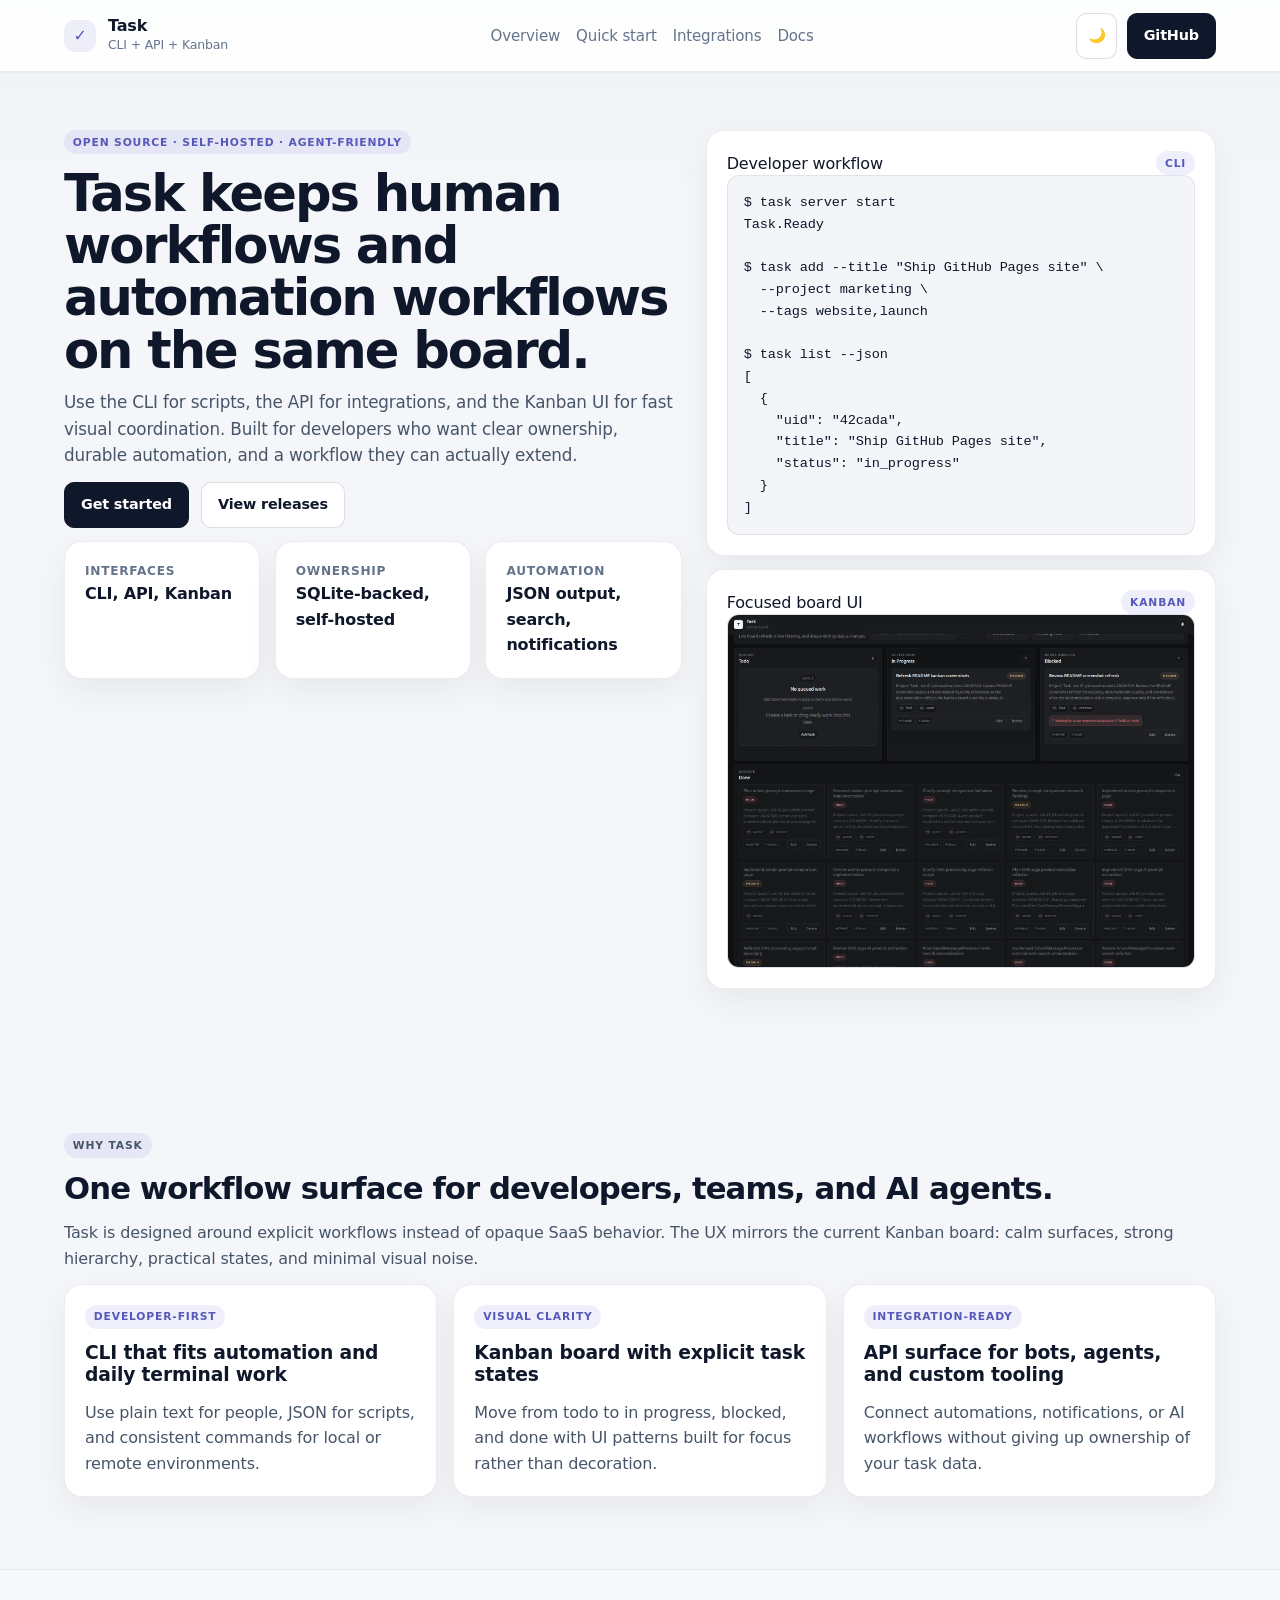
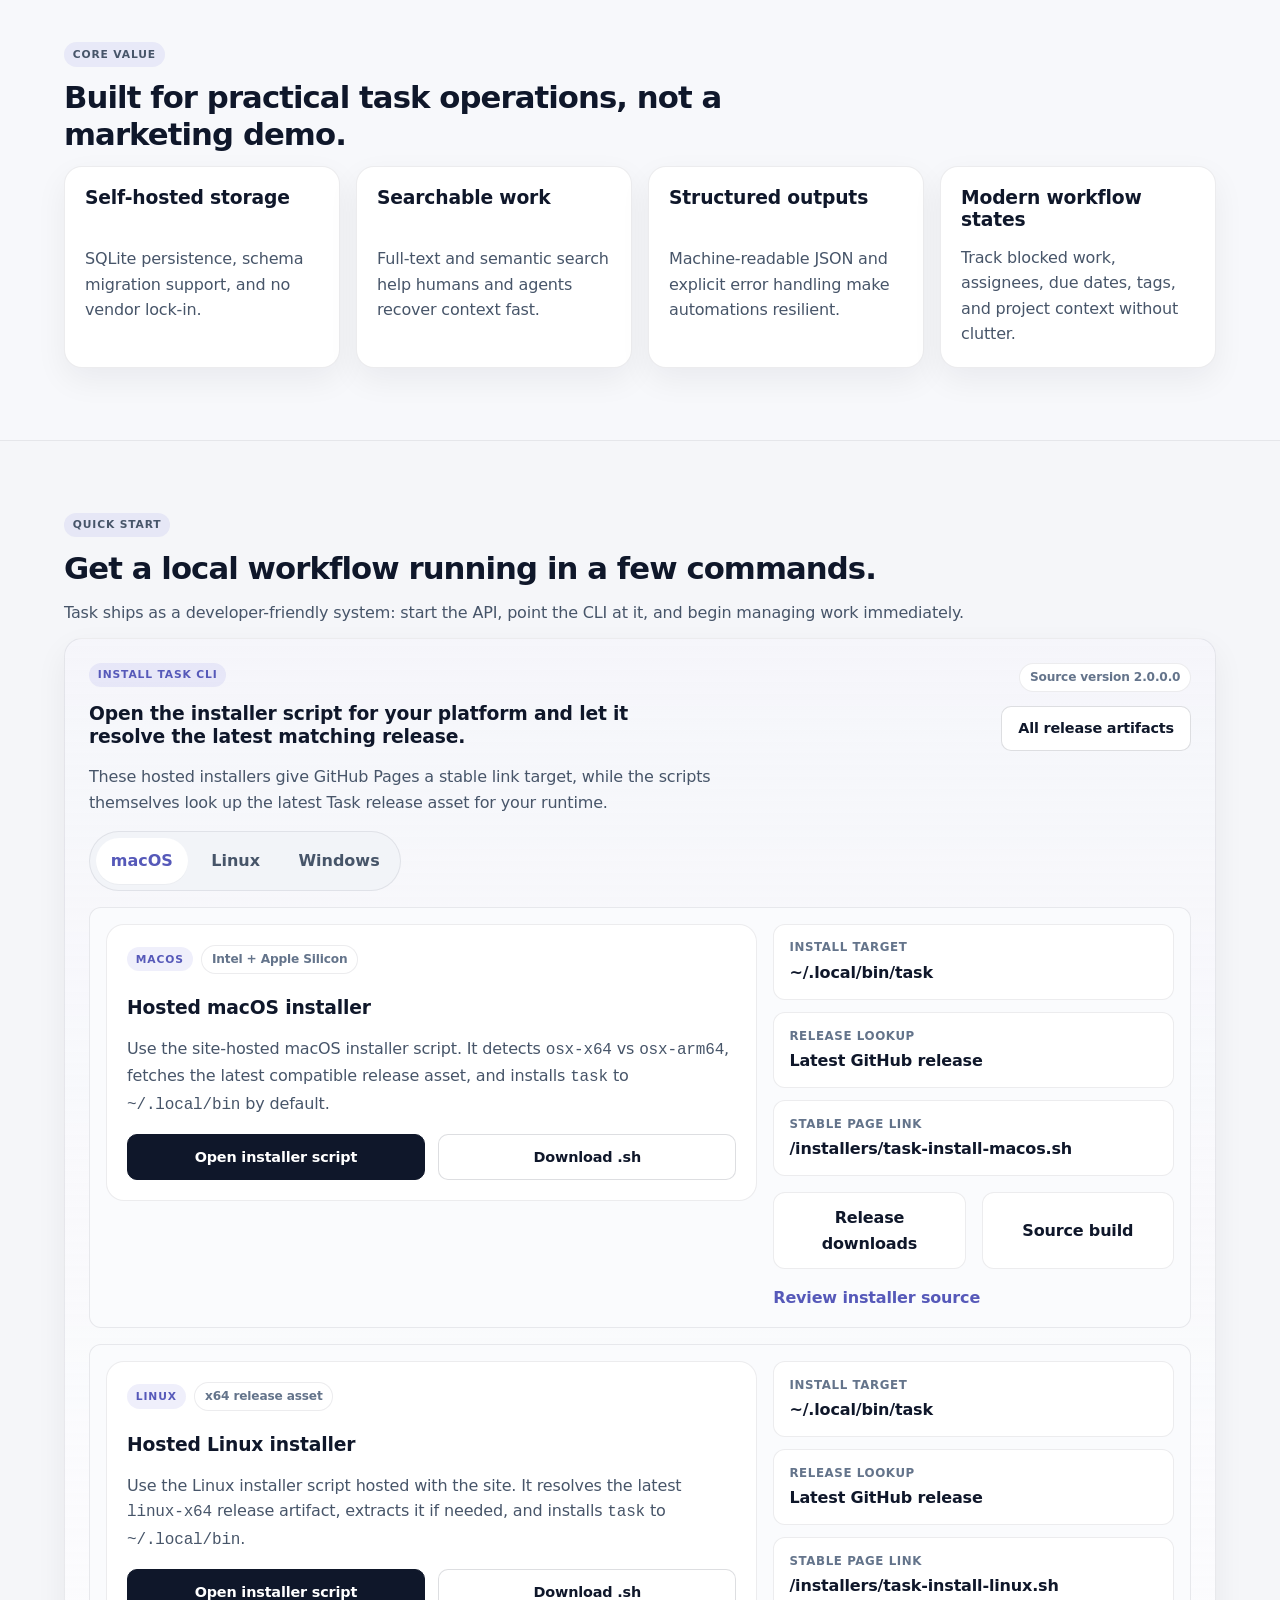
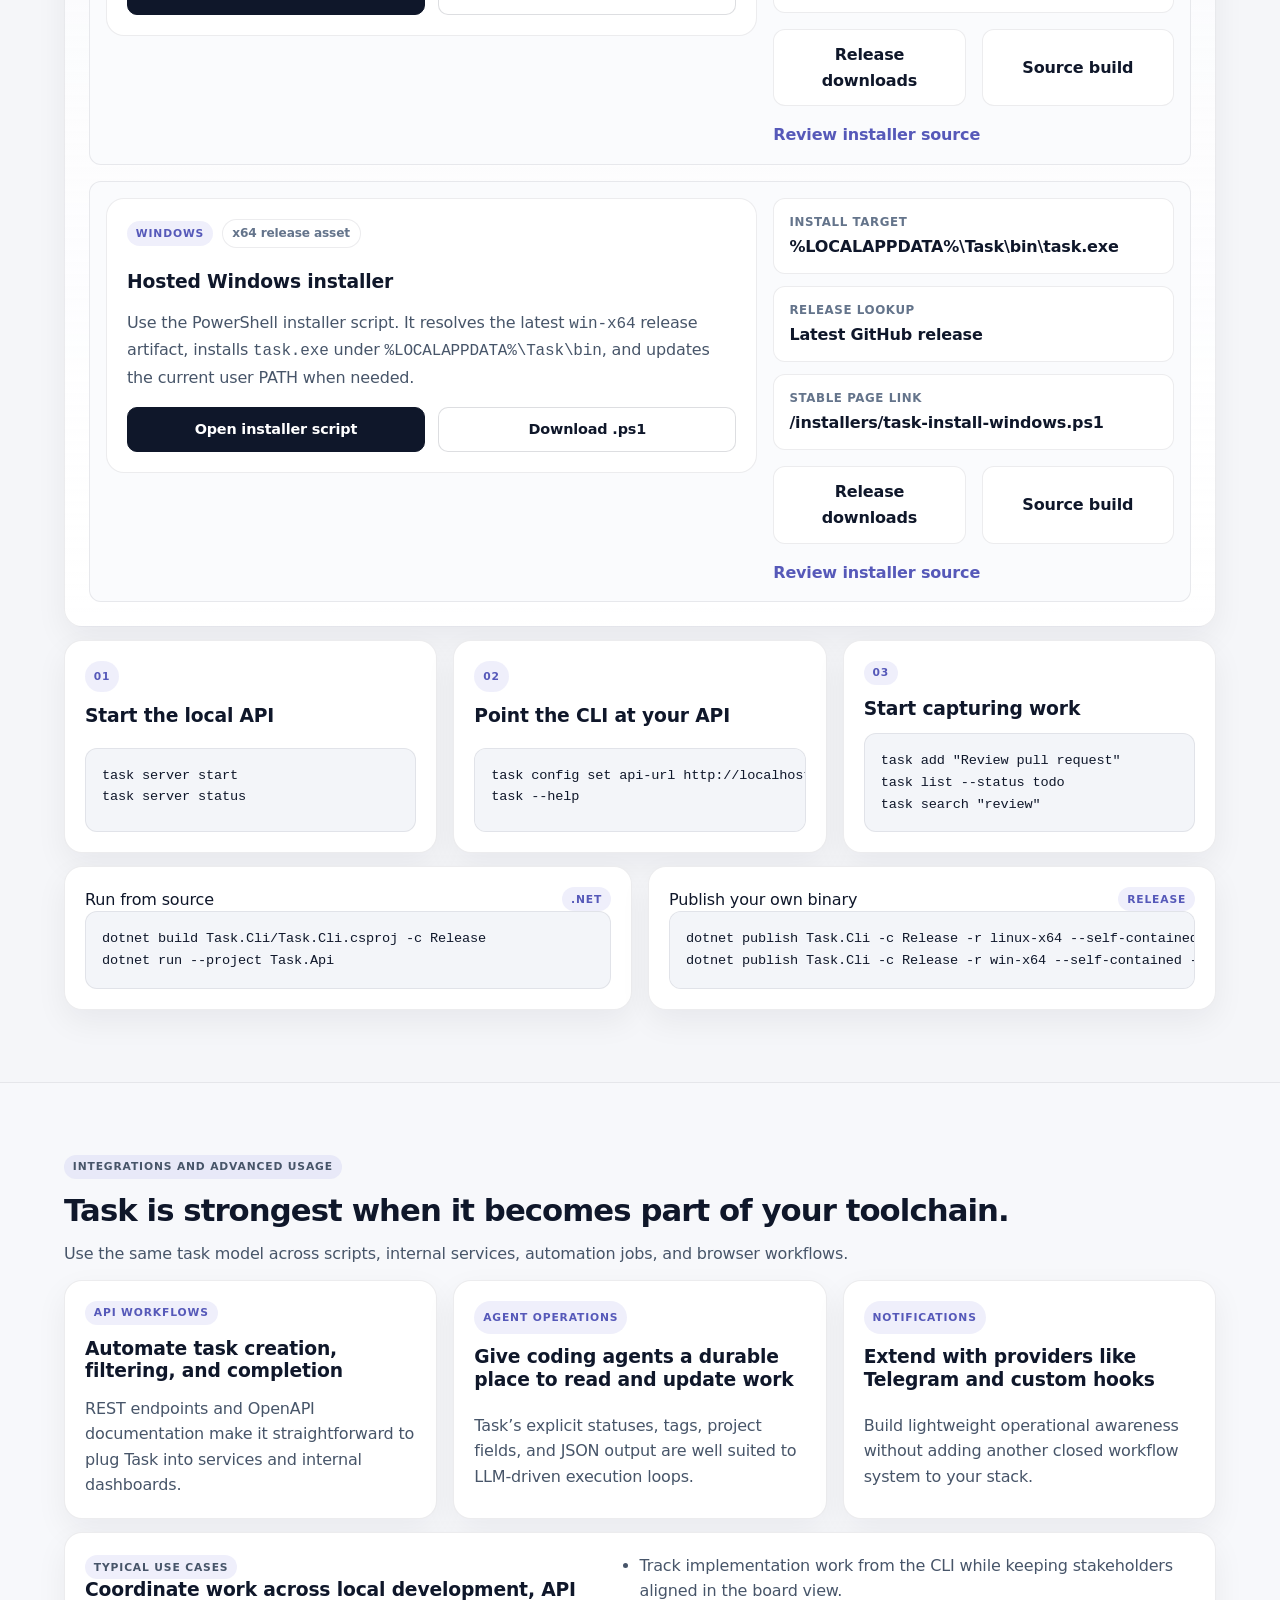
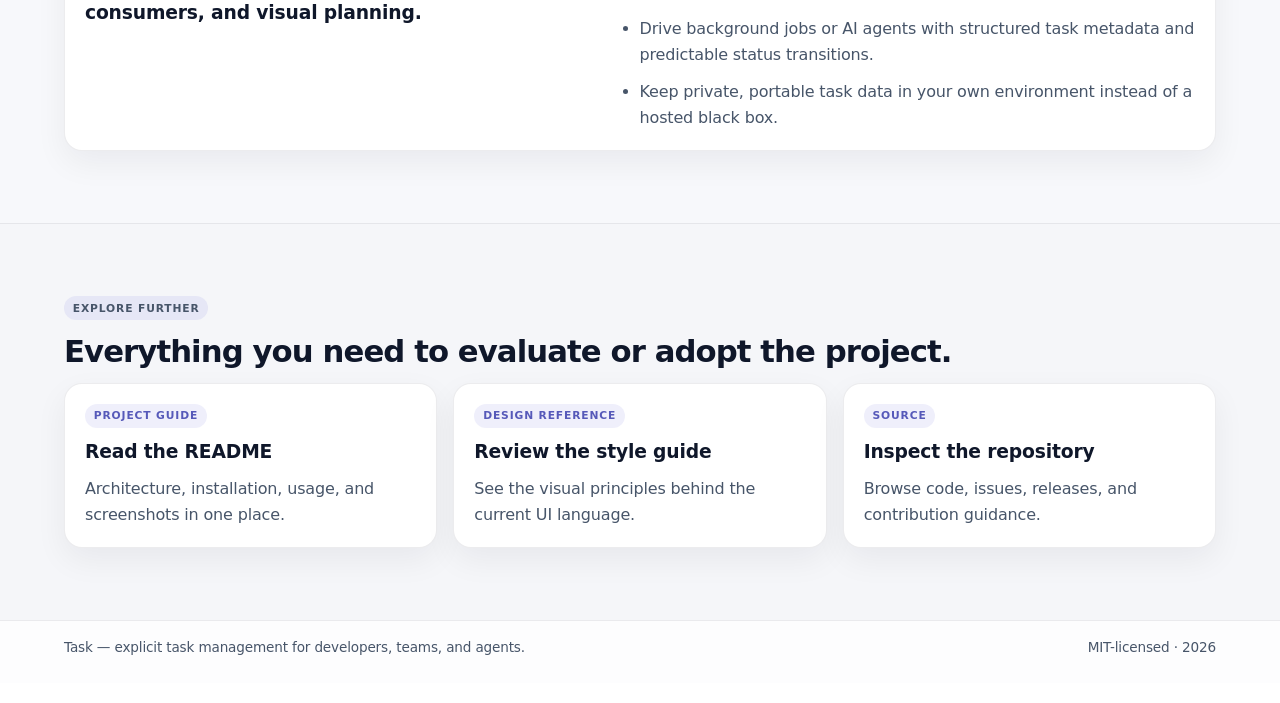
<file: index.html>
<!DOCTYPE html>
<html lang="en">
<head>
    <meta charset="UTF-8">
    <meta name="viewport" content="width=device-width, initial-scale=1.0">
    <title>Task — Developer-first task management for humans and agents</title>
    <meta name="description" content="Task combines a developer-first CLI, automation-ready API, and focused Kanban board so humans and AI agents can manage work together.">
    <meta name="color-scheme" content="light dark">
    <link rel="icon" href="favicon.svg" type="image/svg+xml">
    <link rel="stylesheet" href="marketing.css">
    <script src="marketing.js" defer></script>
</head>
<body>
    <a class="skip-link" href="#content">Skip to content</a>

    <header class="site-header">
        <div class="shell header-inner">
            <a class="brand" href="#top" aria-label="Task homepage">
                <span class="brand-mark">✓</span>
                <span class="brand-copy">
                    <strong>Task</strong>
                    <span>CLI + API + Kanban</span>
                </span>
            </a>

            <nav class="site-nav" aria-label="Primary">
                <a href="#overview">Overview</a>
                <a href="#quick-start">Quick start</a>
                <a href="#integrations">Integrations</a>
                <a href="#docs">Docs</a>
            </nav>

            <div class="header-actions">
                <button id="theme-toggle" class="btn btn-secondary icon-button" type="button" aria-label="Toggle color theme">
                    <span id="theme-toggle-icon" aria-hidden="true">🌙</span>
                </button>
                <a class="btn btn-primary" href="https://github.com/jmkelly/task">GitHub</a>
            </div>
        </div>
    </header>

    <main id="content">
        <section id="top" class="hero-section section">
            <div class="shell hero-grid">
                <div class="hero-copy">
                    <p class="eyebrow">Open source · self-hosted · agent-friendly</p>
                    <h1>Task keeps human workflows and automation workflows on the same board.</h1>
                    <p class="hero-lede">
                        Use the CLI for scripts, the API for integrations, and the Kanban UI for fast visual coordination.
                        Built for developers who want clear ownership, durable automation, and a workflow they can actually extend.
                    </p>

                    <div class="hero-actions">
                        <a class="btn btn-primary" href="#quick-start">Get started</a>
                        <a class="btn btn-secondary" href="https://github.com/jmkelly/task/releases">View releases</a>
                    </div>

                    <dl class="hero-metrics" aria-label="Project highlights">
                        <div class="metric-card surface-card">
                            <dt>Interfaces</dt>
                            <dd>CLI, API, Kanban</dd>
                        </div>
                        <div class="metric-card surface-card">
                            <dt>Ownership</dt>
                            <dd>SQLite-backed, self-hosted</dd>
                        </div>
                        <div class="metric-card surface-card">
                            <dt>Automation</dt>
                            <dd>JSON output, search, notifications</dd>
                        </div>
                    </dl>
                </div>

                <div class="hero-panels" aria-label="Task product preview">
                    <article class="surface-card terminal-card">
                        <div class="panel-header">
                            <span class="panel-title">Developer workflow</span>
                            <span class="panel-badge">CLI</span>
                        </div>
                        <pre class="terminal-window"><code>$ task server start
Task.Ready

$ task add --title "Ship GitHub Pages site" \
  --project marketing \
  --tags website,launch

$ task list --json
[
  {
    "uid": "42cada",
    "title": "Ship GitHub Pages site",
    "status": "in_progress"
  }
]</code></pre>
                    </article>

                    <article class="surface-card preview-card">
                        <div class="panel-header">
                            <span class="panel-title">Focused board UI</span>
                            <span class="panel-badge">Kanban</span>
                        </div>
                        <img src="docs/assets/images/board.png" alt="Task Kanban board screenshot showing Todo, In Progress, Blocked, and Done columns.">
                    </article>
                </div>
            </div>
        </section>

        <section id="overview" class="section">
            <div class="shell section-stack">
                <div class="section-heading">
                    <p class="eyebrow">Why Task</p>
                    <h2>One workflow surface for developers, teams, and AI agents.</h2>
                    <p>
                        Task is designed around explicit workflows instead of opaque SaaS behavior.
                        The UX mirrors the current Kanban board: calm surfaces, strong hierarchy, practical states, and minimal visual noise.
                    </p>
                </div>

                <div class="card-grid card-grid-three">
                    <article class="surface-card feature-card">
                        <span class="card-kicker">Developer-first</span>
                        <h3>CLI that fits automation and daily terminal work</h3>
                        <p>Use plain text for people, JSON for scripts, and consistent commands for local or remote environments.</p>
                    </article>
                    <article class="surface-card feature-card">
                        <span class="card-kicker">Visual clarity</span>
                        <h3>Kanban board with explicit task states</h3>
                        <p>Move from todo to in progress, blocked, and done with UI patterns built for focus rather than decoration.</p>
                    </article>
                    <article class="surface-card feature-card">
                        <span class="card-kicker">Integration-ready</span>
                        <h3>API surface for bots, agents, and custom tooling</h3>
                        <p>Connect automations, notifications, or AI workflows without giving up ownership of your task data.</p>
                    </article>
                </div>
            </div>
        </section>

        <section class="section section-tinted">
            <div class="shell section-stack">
                <div class="section-heading narrow-heading">
                    <p class="eyebrow">Core value</p>
                    <h2>Built for practical task operations, not a marketing demo.</h2>
                </div>

                <div class="card-grid card-grid-four">
                    <article class="surface-card mini-card">
                        <h3>Self-hosted storage</h3>
                        <p>SQLite persistence, schema migration support, and no vendor lock-in.</p>
                    </article>
                    <article class="surface-card mini-card">
                        <h3>Searchable work</h3>
                        <p>Full-text and semantic search help humans and agents recover context fast.</p>
                    </article>
                    <article class="surface-card mini-card">
                        <h3>Structured outputs</h3>
                        <p>Machine-readable JSON and explicit error handling make automations resilient.</p>
                    </article>
                    <article class="surface-card mini-card">
                        <h3>Modern workflow states</h3>
                        <p>Track blocked work, assignees, due dates, tags, and project context without clutter.</p>
                    </article>
                </div>
            </div>
        </section>

        <section id="quick-start" class="section">
            <div class="shell section-stack">
                <div class="section-heading">
                    <p class="eyebrow">Quick start</p>
                    <h2>Get a local workflow running in a few commands.</h2>
                    <p>Task ships as a developer-friendly system: start the API, point the CLI at it, and begin managing work immediately.</p>
                </div>

                <article class="surface-card install-card" data-install-tabs>
                    <div class="install-card-header">
                        <div class="install-card-copy">
                            <span class="card-kicker">Install Task CLI</span>
                            <h3>Open the installer script for your platform and let it resolve the latest matching release.</h3>
                            <p>These hosted installers give GitHub Pages a stable link target, while the scripts themselves look up the latest Task release asset for your runtime.</p>
                        </div>
                        <div class="install-header-meta">
                            <span class="install-chip" data-source-version>Source version</span>
                            <a class="btn btn-secondary install-header-link" href="https://github.com/jmkelly/task/releases">All release artifacts</a>
                        </div>
                    </div>

                    <div class="install-tablist" role="tablist" aria-label="Choose your operating system">
                        <button id="install-tab-macos" class="install-tab" type="button" role="tab" aria-selected="true" aria-controls="install-panel-macos" tabindex="0" data-install-tab>
                            macOS
                        </button>
                        <button id="install-tab-linux" class="install-tab" type="button" role="tab" aria-selected="false" aria-controls="install-panel-linux" tabindex="-1" data-install-tab>
                            Linux
                        </button>
                        <button id="install-tab-windows" class="install-tab" type="button" role="tab" aria-selected="false" aria-controls="install-panel-windows" tabindex="-1" data-install-tab>
                            Windows
                        </button>
                    </div>

                    <div class="install-panels">
                        <section id="install-panel-macos" class="install-panel" role="tabpanel" tabindex="0" aria-labelledby="install-tab-macos" data-install-panel>
                            <div class="install-panel-grid">
                                <div class="install-script-card surface-card">
                                    <div class="install-platform-row">
                                        <span class="panel-badge">macOS</span>
                                        <span class="install-chip">Intel + Apple Silicon</span>
                                    </div>
                                    <h3>Hosted macOS installer</h3>
                                    <p class="install-panel-lede">Use the site-hosted macOS installer script. It detects <code>osx-x64</code> vs <code>osx-arm64</code>, fetches the latest compatible release asset, and installs <code>task</code> to <code>~/.local/bin</code> by default.</p>
                                    <div class="install-script-actions">
                                        <a class="btn btn-primary" href="installers/task-install-macos.sh">Open installer script</a>
                                        <a class="btn btn-secondary" href="installers/task-install-macos.sh" download="task-install-macos.sh">Download .sh</a>
                                    </div>
                                </div>

                                <div class="install-actions">
                                    <div class="install-meta-list" aria-label="macOS installer details">
                                        <div class="install-meta-item">
                                            <span class="install-meta-label">Install target</span>
                                            <strong>~/.local/bin/task</strong>
                                        </div>
                                        <div class="install-meta-item">
                                            <span class="install-meta-label">Release lookup</span>
                                            <strong>Latest GitHub release</strong>
                                        </div>
                                        <div class="install-meta-item">
                                            <span class="install-meta-label">Stable page link</span>
                                            <strong>/installers/task-install-macos.sh</strong>
                                        </div>
                                    </div>
                                    <div class="install-link-list" aria-label="macOS install links">
                                        <a class="install-link" href="https://github.com/jmkelly/task/releases">Release downloads</a>
                                        <a class="install-link" href="https://github.com/jmkelly/task/blob/main/README.md#building-cli-from-source">Source build</a>
                                    </div>
                                    <a class="text-link" href="https://github.com/jmkelly/task/blob/main/installers/task-install-macos.sh">Review installer source</a>
                                </div>
                            </div>
                        </section>

                        <section id="install-panel-linux" class="install-panel" role="tabpanel" tabindex="0" aria-labelledby="install-tab-linux" data-install-panel hidden>
                            <div class="install-panel-grid">
                                <div class="install-script-card surface-card">
                                    <div class="install-platform-row">
                                        <span class="panel-badge">Linux</span>
                                        <span class="install-chip">x64 release asset</span>
                                    </div>
                                    <h3>Hosted Linux installer</h3>
                                    <p class="install-panel-lede">Use the Linux installer script hosted with the site. It resolves the latest <code>linux-x64</code> release artifact, extracts it if needed, and installs <code>task</code> to <code>~/.local/bin</code>.</p>
                                    <div class="install-script-actions">
                                        <a class="btn btn-primary" href="installers/task-install-linux.sh">Open installer script</a>
                                        <a class="btn btn-secondary" href="installers/task-install-linux.sh" download="task-install-linux.sh">Download .sh</a>
                                    </div>
                                </div>

                                <div class="install-actions">
                                    <div class="install-meta-list" aria-label="Linux installer details">
                                        <div class="install-meta-item">
                                            <span class="install-meta-label">Install target</span>
                                            <strong>~/.local/bin/task</strong>
                                        </div>
                                        <div class="install-meta-item">
                                            <span class="install-meta-label">Release lookup</span>
                                            <strong>Latest GitHub release</strong>
                                        </div>
                                        <div class="install-meta-item">
                                            <span class="install-meta-label">Stable page link</span>
                                            <strong>/installers/task-install-linux.sh</strong>
                                        </div>
                                    </div>
                                    <div class="install-link-list" aria-label="Linux install links">
                                        <a class="install-link" href="https://github.com/jmkelly/task/releases">Release downloads</a>
                                        <a class="install-link" href="https://github.com/jmkelly/task/blob/main/README.md#building-cli-from-source">Source build</a>
                                    </div>
                                    <a class="text-link" href="https://github.com/jmkelly/task/blob/main/installers/task-install-linux.sh">Review installer source</a>
                                </div>
                            </div>
                        </section>

                        <section id="install-panel-windows" class="install-panel" role="tabpanel" tabindex="0" aria-labelledby="install-tab-windows" data-install-panel hidden>
                            <div class="install-panel-grid">
                                <div class="install-script-card surface-card">
                                    <div class="install-platform-row">
                                        <span class="panel-badge">Windows</span>
                                        <span class="install-chip">x64 release asset</span>
                                    </div>
                                    <h3>Hosted Windows installer</h3>
                                    <p class="install-panel-lede">Use the PowerShell installer script. It resolves the latest <code>win-x64</code> release artifact, installs <code>task.exe</code> under <code>%LOCALAPPDATA%\Task\bin</code>, and updates the current user PATH when needed.</p>
                                    <div class="install-script-actions">
                                        <a class="btn btn-primary" href="installers/task-install-windows.ps1">Open installer script</a>
                                        <a class="btn btn-secondary" href="installers/task-install-windows.ps1" download="task-install-windows.ps1">Download .ps1</a>
                                    </div>
                                </div>

                                <div class="install-actions">
                                    <div class="install-meta-list" aria-label="Windows installer details">
                                        <div class="install-meta-item">
                                            <span class="install-meta-label">Install target</span>
                                            <strong>%LOCALAPPDATA%\Task\bin\task.exe</strong>
                                        </div>
                                        <div class="install-meta-item">
                                            <span class="install-meta-label">Release lookup</span>
                                            <strong>Latest GitHub release</strong>
                                        </div>
                                        <div class="install-meta-item">
                                            <span class="install-meta-label">Stable page link</span>
                                            <strong>/installers/task-install-windows.ps1</strong>
                                        </div>
                                    </div>
                                    <div class="install-link-list" aria-label="Windows install links">
                                        <a class="install-link" href="https://github.com/jmkelly/task/releases">Release downloads</a>
                                        <a class="install-link" href="https://github.com/jmkelly/task/blob/main/README.md#building-cli-from-source">Source build</a>
                                    </div>
                                    <a class="text-link" href="https://github.com/jmkelly/task/blob/main/installers/task-install-windows.ps1">Review installer source</a>
                                </div>
                            </div>
                        </section>
                    </div>
                </article>

                <div class="quick-start-grid">
                    <article class="surface-card step-card code-card">
                        <span class="step-index">01</span>
                        <h3>Start the local API</h3>
                        <pre><code>task server start
task server status</code></pre>
                    </article>

                    <article class="surface-card step-card code-card">
                        <span class="step-index">02</span>
                        <h3>Point the CLI at your API</h3>
                        <pre><code>task config set api-url http://localhost:8080
task --help</code></pre>
                    </article>

                    <article class="surface-card step-card code-card">
                        <span class="step-index">03</span>
                        <h3>Start capturing work</h3>
                        <pre><code>task add "Review pull request"
task list --status todo
task search "review"</code></pre>
                    </article>
                </div>

                <div class="card-grid card-grid-two">
                    <article class="surface-card code-card">
                        <div class="panel-header">
                            <span class="panel-title">Run from source</span>
                            <span class="panel-badge">.NET</span>
                        </div>
                        <pre><code>dotnet build Task.Cli/Task.Cli.csproj -c Release
dotnet run --project Task.Api</code></pre>
                    </article>

                    <article class="surface-card code-card">
                        <div class="panel-header">
                            <span class="panel-title">Publish your own binary</span>
                            <span class="panel-badge">Release</span>
                        </div>
                        <pre><code>dotnet publish Task.Cli -c Release -r linux-x64 --self-contained -p:PublishSingleFile=true
dotnet publish Task.Cli -c Release -r win-x64 --self-contained -p:PublishSingleFile=true</code></pre>
                    </article>
                </div>
            </div>
        </section>

        <section id="integrations" class="section section-tinted">
            <div class="shell section-stack">
                <div class="section-heading">
                    <p class="eyebrow">Integrations and advanced usage</p>
                    <h2>Task is strongest when it becomes part of your toolchain.</h2>
                    <p>Use the same task model across scripts, internal services, automation jobs, and browser workflows.</p>
                </div>

                <div class="card-grid card-grid-three">
                    <article class="surface-card feature-card">
                        <span class="card-kicker">API workflows</span>
                        <h3>Automate task creation, filtering, and completion</h3>
                        <p>REST endpoints and OpenAPI documentation make it straightforward to plug Task into services and internal dashboards.</p>
                    </article>
                    <article class="surface-card feature-card">
                        <span class="card-kicker">Agent operations</span>
                        <h3>Give coding agents a durable place to read and update work</h3>
                        <p>Task’s explicit statuses, tags, project fields, and JSON output are well suited to LLM-driven execution loops.</p>
                    </article>
                    <article class="surface-card feature-card">
                        <span class="card-kicker">Notifications</span>
                        <h3>Extend with providers like Telegram and custom hooks</h3>
                        <p>Build lightweight operational awareness without adding another closed workflow system to your stack.</p>
                    </article>
                </div>

                <div class="callout surface-card">
                    <div>
                        <p class="eyebrow">Typical use cases</p>
                        <h3>Coordinate work across local development, API consumers, and visual planning.</h3>
                    </div>
                    <ul class="check-list" aria-label="Typical Task use cases">
                        <li>Track implementation work from the CLI while keeping stakeholders aligned in the board view.</li>
                        <li>Drive background jobs or AI agents with structured task metadata and predictable status transitions.</li>
                        <li>Keep private, portable task data in your own environment instead of a hosted black box.</li>
                    </ul>
                </div>
            </div>
        </section>

        <section id="docs" class="section">
            <div class="shell section-stack">
                <div class="section-heading">
                    <p class="eyebrow">Explore further</p>
                    <h2>Everything you need to evaluate or adopt the project.</h2>
                </div>

                <div class="card-grid card-grid-three">
                    <a class="surface-card link-card" href="https://github.com/jmkelly/task/blob/main/README.md">
                        <span class="card-kicker">Project guide</span>
                        <h3>Read the README</h3>
                        <p>Architecture, installation, usage, and screenshots in one place.</p>
                    </a>
                    <a class="surface-card link-card" href="https://github.com/jmkelly/task/blob/main/docs/style-guide.md">
                        <span class="card-kicker">Design reference</span>
                        <h3>Review the style guide</h3>
                        <p>See the visual principles behind the current UI language.</p>
                    </a>
                    <a class="surface-card link-card" href="https://github.com/jmkelly/task">
                        <span class="card-kicker">Source</span>
                        <h3>Inspect the repository</h3>
                        <p>Browse code, issues, releases, and contribution guidance.</p>
                    </a>
                </div>
            </div>
        </section>
    </main>

    <footer class="site-footer">
        <div class="shell footer-inner">
            <p>Task — explicit task management for developers, teams, and agents.</p>
            <p>MIT-licensed · <span id="footer-year"></span></p>
        </div>
    </footer>
</body>
</html>
</file>
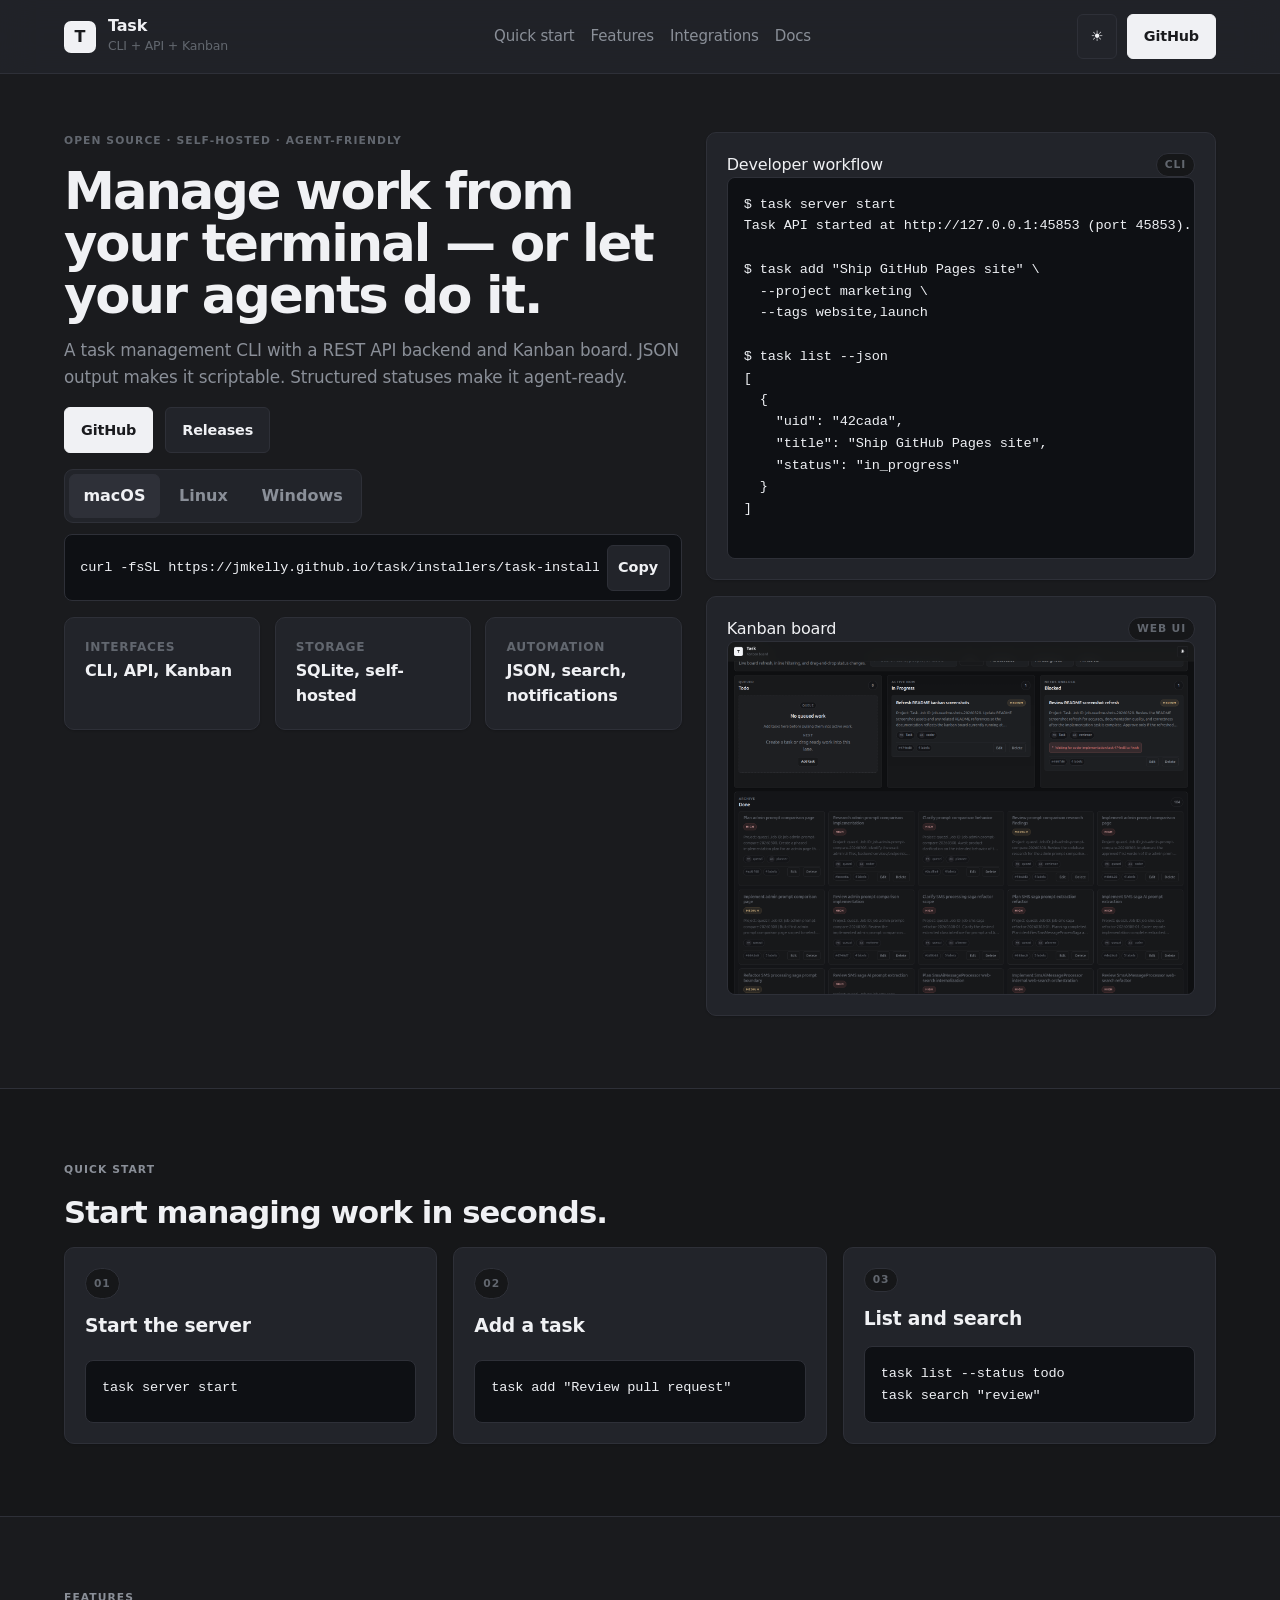
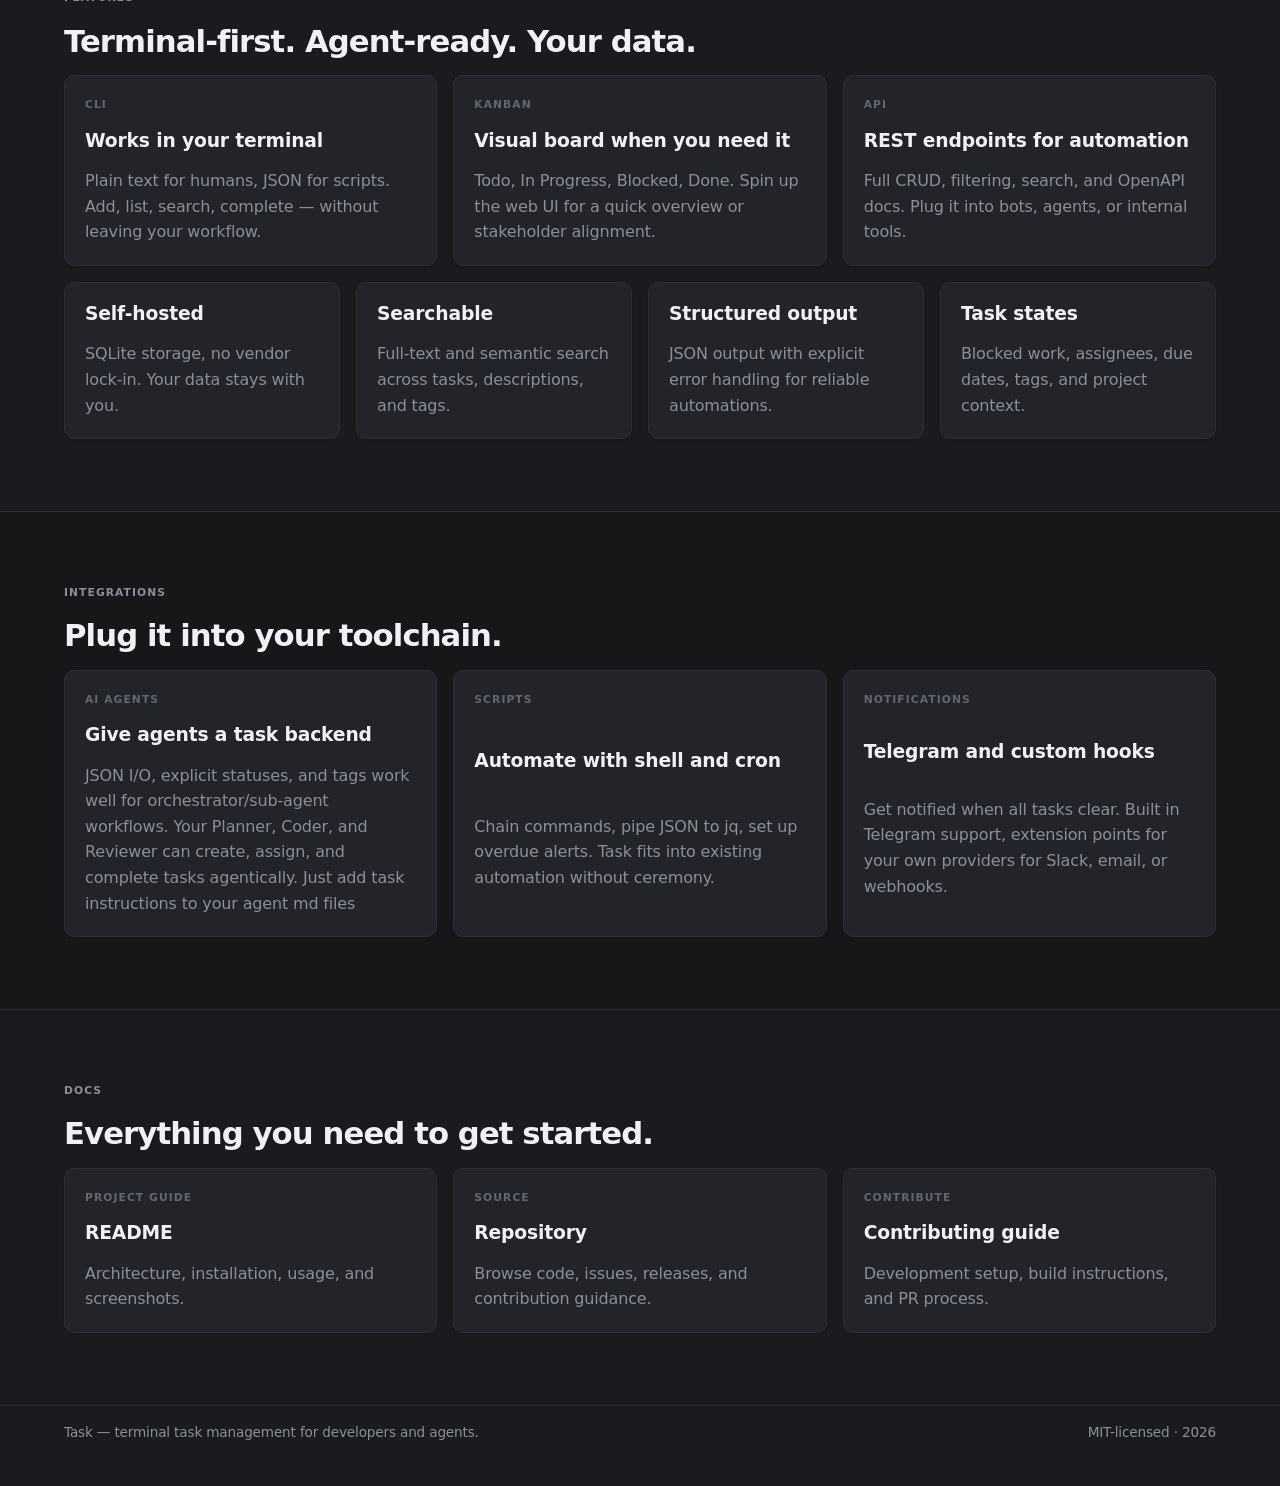
<file: docs/index.html>
<!DOCTYPE html>
<html lang="en" data-theme="dark">
<head>
    <meta charset="UTF-8">
    <meta name="viewport" content="width=device-width, initial-scale=1.0">
    <title>Task — Terminal task management for humans and agents</title>
    <meta name="description" content="CLI-first task management with REST API and Kanban board. Let your team and your AI agents manage work together.">
    <meta name="color-scheme" content="light dark">
    <link rel="icon" href="favicon.svg" type="image/svg+xml">
    <link rel="stylesheet" href="marketing.css">
    <script src="marketing.js" defer></script>
</head>
<body>
    <a class="skip-link" href="#content">Skip to content</a>

    <header class="site-header">
        <div class="shell header-inner">
            <a class="brand" href="#top" aria-label="Task homepage">
                <span class="brand-mark">T</span>
                <span class="brand-copy">
                    <strong>Task</strong>
                    <span>CLI + API + Kanban</span>
                </span>
            </a>

            <nav class="site-nav" aria-label="Primary">
                <a href="#quick-start">Quick start</a>
                <a href="#features">Features</a>
                <a href="#integrations">Integrations</a>
                <a href="#docs">Docs</a>
            </nav>

            <div class="header-actions">
                <button id="theme-toggle" class="btn btn-secondary icon-button" type="button" aria-label="Switch to light theme" title="Switch to light theme">
                    <span id="theme-toggle-icon" aria-hidden="true">☀</span>
                </button>
                <a class="btn btn-primary" href="https://github.com/jmkelly/task">GitHub</a>
            </div>
        </div>
    </header>

    <main id="content">
        <section id="top" class="hero-section section">
            <div class="shell hero-grid">
                <div class="hero-copy">
                    <p class="eyebrow">Open source · self-hosted · agent-friendly</p>
                    <h1>Manage work from your terminal — or let your agents do it.</h1>
                    <p class="hero-lede">
                        A task management CLI with a REST API backend and Kanban board.
                        JSON output makes it scriptable. Structured statuses make it agent-ready.
                    </p>

                    <div class="hero-actions">
                        <a class="btn btn-primary" href="https://github.com/jmkelly/task">GitHub</a>
                        <a class="btn btn-secondary" href="https://github.com/jmkelly/task/releases">Releases</a>
                    </div>

                    <div class="hero-install" data-install-tabs>
                        <div class="install-tablist" role="tablist" aria-label="Choose your operating system">
                            <button id="hero-tab-macos" class="install-tab" type="button" role="tab" aria-selected="true" aria-controls="hero-panel-macos" tabindex="0" data-install-tab>macOS</button>
                            <button id="hero-tab-linux" class="install-tab" type="button" role="tab" aria-selected="false" aria-controls="hero-panel-linux" tabindex="-1" data-install-tab>Linux</button>
                            <button id="hero-tab-windows" class="install-tab" type="button" role="tab" aria-selected="false" aria-controls="hero-panel-windows" tabindex="-1" data-install-tab>Windows</button>
                        </div>
                        <div class="install-panels">
                            <div id="hero-panel-macos" class="hero-command-block" role="tabpanel" aria-labelledby="hero-tab-macos" data-install-panel>
                                <pre class="hero-command"><code>curl -fsSL https://jmkelly.github.io/task/installers/task-install-macos.sh | bash</code></pre>
                                <button class="btn btn-secondary icon-button copy-btn" type="button" data-copy-text="curl -fsSL https://jmkelly.github.io/task/installers/task-install-macos.sh | bash" aria-label="Copy install command">Copy</button>
                            </div>
                            <div id="hero-panel-linux" class="hero-command-block" role="tabpanel" aria-labelledby="hero-tab-linux" data-install-panel hidden>
                                <pre class="hero-command"><code>curl -fsSL https://jmkelly.github.io/task/installers/task-install-linux.sh | bash</code></pre>
                                <button class="btn btn-secondary icon-button copy-btn" type="button" data-copy-text="curl -fsSL https://jmkelly.github.io/task/installers/task-install-linux.sh | bash" aria-label="Copy install command">Copy</button>
                            </div>
                            <div id="hero-panel-windows" class="hero-command-block" role="tabpanel" aria-labelledby="hero-tab-windows" data-install-panel hidden>
                                <pre class="hero-command"><code>irm https://jmkelly.github.io/task/installers/task-install-windows.ps1 | iex</code></pre>
                                <button class="btn btn-secondary icon-button copy-btn" type="button" data-copy-text="irm https://jmkelly.github.io/task/installers/task-install-windows.ps1 | iex" aria-label="Copy install command">Copy</button>
                            </div>
                        </div>
                    </div>

                    <dl class="hero-metrics" aria-label="Project highlights">
                        <div class="metric-card surface-card">
                            <dt>Interfaces</dt>
                            <dd>CLI, API, Kanban</dd>
                        </div>
                        <div class="metric-card surface-card">
                            <dt>Storage</dt>
                            <dd>SQLite, self-hosted</dd>
                        </div>
                        <div class="metric-card surface-card">
                            <dt>Automation</dt>
                            <dd>JSON, search, notifications</dd>
                        </div>
                    </dl>
                </div>

                <div class="hero-panels" aria-label="Task product preview">
                    <article class="surface-card terminal-card">
                        <div class="panel-header">
                            <span class="panel-title">Developer workflow</span>
                            <span class="panel-badge">CLI</span>
                        </div>
                        <pre class="terminal-window"><code>$ task server start
Task API started at http://127.0.0.1:45853 (port 45853).

$ task add "Ship GitHub Pages site" \
  --project marketing \
  --tags website,launch

$ task list --json
[
  {
    "uid": "42cada",
    "title": "Ship GitHub Pages site",
    "status": "in_progress"
  }
]
						</code></pre>
                    </article>

                    <article class="surface-card preview-card">
                        <div class="panel-header">
                            <span class="panel-title">Kanban board</span>
                            <span class="panel-badge">Web UI</span>
                        </div>
                        <img src="assets/images/board.png" alt="Task Kanban board screenshot showing Todo, In Progress, Blocked, and Done columns.">
                    </article>
                </div>
            </div>
        </section>

        <section id="quick-start" class="section section-tinted">
            <div class="shell section-stack">
                <div class="section-heading">
                    <p class="eyebrow">Quick start</p>
                    <h2>Start managing work in seconds.</h2>
                </div>

                <div class="quick-start-grid">
                    <article class="surface-card step-card code-card">
                        <span class="step-index">01</span>
                        <h3>Start the server</h3>
                        <pre><code>task server start</code></pre>
                    </article>

                    <article class="surface-card step-card code-card">
                        <span class="step-index">02</span>
                        <h3>Add a task</h3>
                        <pre><code>task add "Review pull request"</code></pre>
                    </article>

                    <article class="surface-card step-card code-card">
                        <span class="step-index">03</span>
                        <h3>List and search</h3>
                        <pre><code>task list --status todo
task search "review"</code></pre>
                    </article>
                </div>
            </div>
        </section>

        <section id="features" class="section">
            <div class="shell section-stack">
                <div class="section-heading">
                    <p class="eyebrow">Features</p>
                    <h2>Terminal-first. Agent-ready. Your data.</h2>
                </div>

                <div class="card-grid card-grid-three">
                    <article class="surface-card feature-card">
                        <span class="card-kicker">CLI</span>
                        <h3>Works in your terminal</h3>
                        <p>Plain text for humans, JSON for scripts. Add, list, search, complete — without leaving your workflow.</p>
                    </article>
                    <article class="surface-card feature-card">
                        <span class="card-kicker">Kanban</span>
                        <h3>Visual board when you need it</h3>
                        <p>Todo, In Progress, Blocked, Done. Spin up the web UI for a quick overview or stakeholder alignment.</p>
                    </article>
                    <article class="surface-card feature-card">
                        <span class="card-kicker">API</span>
                        <h3>REST endpoints for automation</h3>
                        <p>Full CRUD, filtering, search, and OpenAPI docs. Plug it into bots, agents, or internal tools.</p>
                    </article>
                </div>

                <div class="card-grid card-grid-four">
                    <article class="surface-card mini-card">
                        <h3>Self-hosted</h3>
                        <p>SQLite storage, no vendor lock-in. Your data stays with you.</p>
                    </article>
                    <article class="surface-card mini-card">
                        <h3>Searchable</h3>
                        <p>Full-text and semantic search across tasks, descriptions, and tags.</p>
                    </article>
                    <article class="surface-card mini-card">
                        <h3>Structured output</h3>
                        <p>JSON output with explicit error handling for reliable automations.</p>
                    </article>
                    <article class="surface-card mini-card">
                        <h3>Task states</h3>
                        <p>Blocked work, assignees, due dates, tags, and project context.</p>
                    </article>
                </div>
            </div>
        </section>

        <section id="integrations" class="section section-tinted">
            <div class="shell section-stack">
                <div class="section-heading">
                    <p class="eyebrow">Integrations</p>
                    <h2>Plug it into your toolchain.</h2>
                </div>

                <div class="card-grid card-grid-three">
                    <article class="surface-card feature-card">
                        <span class="card-kicker">AI agents</span>
                        <h3>Give agents a task backend</h3>
                        <p>JSON I/O, explicit statuses, and tags work well for orchestrator/sub-agent workflows. Your Planner, Coder, and Reviewer can create, assign, and complete tasks agentically. Just add task instructions to your agent md files</p>
                    </article>
                    <article class="surface-card feature-card">
                        <span class="card-kicker">Scripts</span>
                        <h3>Automate with shell and cron</h3>
                        <p>Chain commands, pipe JSON to jq, set up overdue alerts. Task fits into existing automation without ceremony.</p>
                    </article>
                    <article class="surface-card feature-card">
                        <span class="card-kicker">Notifications</span>
                        <h3>Telegram and custom hooks</h3>
                        <p>Get notified when all tasks clear. Built in Telegram support, extension points for your own providers for Slack, email, or webhooks.</p>
                    </article>
                </div>
            </div>
        </section>

        <section id="docs" class="section">
            <div class="shell section-stack">
                <div class="section-heading">
                    <p class="eyebrow">Docs</p>
                    <h2>Everything you need to get started.</h2>
                </div>

                <div class="card-grid card-grid-three">
                    <a class="surface-card link-card" href="https://github.com/jmkelly/task/blob/main/README.md">
                        <span class="card-kicker">Project guide</span>
                        <h3>README</h3>
                        <p>Architecture, installation, usage, and screenshots.</p>
                    </a>
                    <a class="surface-card link-card" href="https://github.com/jmkelly/task">
                        <span class="card-kicker">Source</span>
                        <h3>Repository</h3>
                        <p>Browse code, issues, releases, and contribution guidance.</p>
                    </a>
                    <a class="surface-card link-card" href="https://github.com/jmkelly/task/blob/main/CONTRIBUTING.md">
                        <span class="card-kicker">Contribute</span>
                        <h3>Contributing guide</h3>
                        <p>Development setup, build instructions, and PR process.</p>
                    </a>
                </div>
            </div>
        </section>
    </main>

    <footer class="site-footer">
        <div class="shell footer-inner">
            <p>Task — terminal task management for developers and agents.</p>
            <p>MIT-licensed · <span id="footer-year"></span></p>
        </div>
    </footer>
</body>
</html>
</file>
<file: marketing.css>
:root {
    color-scheme: light;

    --color-ink: #0f172a;
    --color-ink-muted: #475569;
    --color-ink-subtle: #64748b;
    --color-surface: #f5f6f9;
    --color-surface-strong: #ffffff;
    --color-surface-muted: #eef1f6;
    --color-surface-quiet: #f8fafc;
    --color-border: rgba(15, 23, 42, 0.08);
    --color-border-strong: rgba(15, 23, 42, 0.14);
    --color-accent: #6366d1;
    --color-accent-strong: #5659b9;
    --color-accent-soft: rgba(99, 102, 209, 0.1);
    --color-accent-faint: rgba(99, 102, 209, 0.05);
    --color-accent-glow: rgba(99, 102, 209, 0.16);
    --color-overlay: rgba(15, 23, 42, 0.35);
    --color-primary: var(--color-ink);
    --color-on-accent: #ffffff;

    --font-main: Inter, system-ui, -apple-system, BlinkMacSystemFont, "Segoe UI", sans-serif;
    --font-mono: ui-monospace, SFMono-Regular, Menlo, Monaco, Consolas, "Liberation Mono", monospace;

    --radius-sm: 8px;
    --radius-md: 12px;
    --radius-lg: 18px;
    --radius-xl: 24px;

    --shadow-xs: 0 1px 1px rgba(15, 23, 42, 0.03);
    --shadow-sm: 0 12px 32px rgba(15, 23, 42, 0.06);
    --shadow-md: 0 22px 50px rgba(15, 23, 42, 0.1);

    --transition-snap: 180ms ease;
    --site-width: min(100% - 2rem, 72rem);
}

@media (prefers-color-scheme: dark) {
    :root[data-theme="auto"] {
        color-scheme: dark;

        --color-ink: #e2e8f0;
        --color-ink-muted: #94a3b8;
        --color-ink-subtle: #64748b;
        --color-surface: #0f172a;
        --color-surface-strong: #162132;
        --color-surface-muted: #1a2536;
        --color-surface-quiet: #121b29;
        --color-border: rgba(226, 232, 240, 0.08);
        --color-border-strong: rgba(226, 232, 240, 0.16);
        --color-accent: #818cf8;
        --color-accent-strong: #6366f1;
        --color-accent-soft: rgba(129, 140, 248, 0.12);
        --color-accent-faint: rgba(129, 140, 248, 0.08);
        --color-accent-glow: rgba(129, 140, 248, 0.22);
        --color-overlay: rgba(0, 0, 0, 0.58);
        --color-primary: var(--color-accent);

        --shadow-xs: 0 1px 1px rgba(0, 0, 0, 0.14);
        --shadow-sm: 0 12px 30px rgba(0, 0, 0, 0.28);
        --shadow-md: 0 22px 50px rgba(0, 0, 0, 0.36);
    }
}

:root[data-theme="dark"] {
    color-scheme: dark;

    --color-ink: #e2e8f0;
    --color-ink-muted: #94a3b8;
    --color-ink-subtle: #64748b;
    --color-surface: #0f172a;
    --color-surface-strong: #162132;
    --color-surface-muted: #1a2536;
    --color-surface-quiet: #121b29;
    --color-border: rgba(226, 232, 240, 0.08);
    --color-border-strong: rgba(226, 232, 240, 0.16);
    --color-accent: #818cf8;
    --color-accent-strong: #6366f1;
    --color-accent-soft: rgba(129, 140, 248, 0.12);
    --color-accent-faint: rgba(129, 140, 248, 0.08);
    --color-accent-glow: rgba(129, 140, 248, 0.22);
    --color-overlay: rgba(0, 0, 0, 0.58);
    --color-primary: var(--color-accent);

    --shadow-xs: 0 1px 1px rgba(0, 0, 0, 0.14);
    --shadow-sm: 0 12px 30px rgba(0, 0, 0, 0.28);
    --shadow-md: 0 22px 50px rgba(0, 0, 0, 0.36);
}

:root[data-theme="light"] {
    color-scheme: light;
}

* {
    box-sizing: border-box;
}

html {
    scroll-behavior: smooth;
}

body {
    margin: 0;
    min-height: 100vh;
    font-family: var(--font-main);
    color: var(--color-ink);
    background: linear-gradient(180deg, var(--color-surface-muted) 0%, var(--color-surface) 12rem, var(--color-surface) 100%);
    line-height: 1.6;
    letter-spacing: -0.01em;
    -webkit-font-smoothing: antialiased;
    -moz-osx-font-smoothing: grayscale;
}

a {
    color: inherit;
    text-decoration: none;
}

img {
    display: block;
    width: 100%;
    max-width: 100%;
}

button,
input,
textarea,
select {
    font: inherit;
}

h1,
h2,
h3,
p,
dl,
dd,
dt,
pre,
ul {
    margin: 0;
}

ul {
    padding: 0;
}

[id] {
    scroll-margin-top: 6rem;
}

.shell {
    width: var(--site-width);
    margin: 0 auto;
}

.skip-link {
    position: absolute;
    left: 1rem;
    top: -3rem;
    z-index: 100;
    padding: 0.7rem 0.95rem;
    border-radius: var(--radius-sm);
    background: var(--color-primary);
    color: var(--color-on-accent);
    transition: top var(--transition-snap);
}

.skip-link:focus {
    top: 1rem;
}

.site-header {
    position: sticky;
    top: 0;
    z-index: 20;
    border-bottom: 1px solid var(--color-border);
    background: color-mix(in srgb, var(--color-surface-strong) 88%, transparent);
    backdrop-filter: blur(18px);
    box-shadow: var(--shadow-xs);
}

.header-inner {
    display: flex;
    align-items: center;
    justify-content: space-between;
    gap: 1rem;
    padding: 0.8rem 0;
}

.brand {
    display: inline-flex;
    align-items: center;
    gap: 0.75rem;
    min-width: 0;
}

.brand-mark {
    display: inline-flex;
    align-items: center;
    justify-content: center;
    width: 2rem;
    height: 2rem;
    border-radius: 10px;
    background: var(--color-accent-soft);
    color: var(--color-accent-strong);
    font-weight: 800;
}

.brand-copy {
    display: grid;
    gap: 0.05rem;
}

.brand-copy strong {
    line-height: 1.1;
}

.brand-copy span {
    color: var(--color-ink-subtle);
    font-size: 0.78rem;
}

.site-nav {
    display: flex;
    flex-wrap: wrap;
    align-items: center;
    justify-content: center;
    gap: 1rem;
    color: var(--color-ink-subtle);
    font-size: 0.94rem;
}

.site-nav a:hover,
.site-nav a:focus-visible,
.text-link:hover,
.text-link:focus-visible,
.link-card:hover h3,
.link-card:focus-visible h3 {
    color: var(--color-accent-strong);
}

.header-actions {
    display: flex;
    align-items: center;
    gap: 0.6rem;
}

.section {
    padding: 4.5rem 0;
}

.section-tinted {
    background: color-mix(in srgb, var(--color-surface-quiet) 72%, transparent);
    border-block: 1px solid var(--color-border);
}

.hero-section {
    padding-top: 3.6rem;
}

.hero-grid,
.card-grid,
.quick-start-grid,
.footer-inner,
.callout {
    display: grid;
    gap: 1rem;
}

.hero-grid {
    grid-template-columns: minmax(0, 1.15fr) minmax(0, 0.95fr);
    align-items: start;
    gap: 1.5rem;
}

.hero-copy,
.section-stack,
.hero-panels,
.section-heading,
.feature-card,
.mini-card,
.step-card,
.link-card {
    display: grid;
    gap: 0.8rem;
}

.eyebrow,
.card-kicker,
.step-index,
.panel-badge {
    display: inline-flex;
    align-items: center;
    width: fit-content;
    padding: 0.22rem 0.55rem;
    border-radius: 999px;
    background: var(--color-accent-soft);
    color: var(--color-accent-strong);
    font-size: 0.67rem;
    font-weight: 700;
    letter-spacing: 0.08em;
    text-transform: uppercase;
}

.hero-copy h1 {
    font-size: clamp(2.4rem, 4vw, 4.4rem);
    line-height: 1.02;
    letter-spacing: -0.04em;
}

.hero-lede,
.section-heading p,
.surface-card p,
.check-list li,
.site-footer p {
    color: var(--color-ink-muted);
}

.hero-lede {
    max-width: 40rem;
    font-size: 1.05rem;
}

.hero-actions {
    display: flex;
    flex-wrap: wrap;
    gap: 0.75rem;
}

.hero-metrics {
    display: grid;
    grid-template-columns: repeat(3, minmax(0, 1fr));
    gap: 0.9rem;
}

.metric-card {
    gap: 0.3rem;
}

.metric-card dt {
    color: var(--color-ink-subtle);
    font-size: 0.76rem;
    font-weight: 700;
    letter-spacing: 0.06em;
    text-transform: uppercase;
}

.metric-card dd {
    color: var(--color-ink);
    font-size: 1rem;
    font-weight: 650;
}

.surface-card {
    padding: 1.25rem;
    background: var(--color-surface-strong);
    border: 1px solid var(--color-border);
    border-radius: var(--radius-lg);
    box-shadow: var(--shadow-sm);
}

.feature-card,
.mini-card,
.step-card,
.metric-card,
.link-card,
.callout {
    transition: transform var(--transition-snap), border-color var(--transition-snap), box-shadow var(--transition-snap), background var(--transition-snap);
}

.feature-card:hover,
.feature-card:focus-within,
.mini-card:hover,
.mini-card:focus-within,
.step-card:hover,
.step-card:focus-within,
.link-card:hover,
.link-card:focus-visible,
.callout:hover {
    transform: translateY(-1px);
    border-color: var(--color-border-strong);
    box-shadow: var(--shadow-md);
}

.panel-header {
    display: flex;
    align-items: center;
    justify-content: space-between;
    gap: 0.75rem;
}

.panel-title,
.section-heading h2,
.surface-card h3 {
    color: var(--color-ink);
    line-height: 1.2;
}

.section-heading h2 {
    font-size: clamp(1.7rem, 2.4vw, 2.6rem);
    letter-spacing: -0.03em;
}

.narrow-heading {
    max-width: 44rem;
}

.terminal-window,
.code-card pre {
    overflow-x: auto;
    padding: 1rem;
    border-radius: var(--radius-md);
    border: 1px solid var(--color-border);
    background: color-mix(in srgb, var(--color-surface-muted) 70%, var(--color-surface-strong));
    color: var(--color-ink);
    font-family: var(--font-mono);
    font-size: 0.85rem;
    line-height: 1.6;
}

.terminal-card,
.preview-card {
    gap: 0.9rem;
}

.preview-card img {
    border-radius: var(--radius-md);
    border: 1px solid var(--color-border);
    background: var(--color-surface-muted);
}

.card-grid-two {
    grid-template-columns: repeat(2, minmax(0, 1fr));
}

.card-grid-three,
.quick-start-grid {
    grid-template-columns: repeat(3, minmax(0, 1fr));
}

.card-grid-four {
    grid-template-columns: repeat(4, minmax(0, 1fr));
}

.text-link {
    color: var(--color-accent-strong);
    font-weight: 650;
}

.sr-only {
    position: absolute;
    width: 1px;
    height: 1px;
    padding: 0;
    margin: -1px;
    overflow: hidden;
    clip: rect(0, 0, 0, 0);
    white-space: nowrap;
    border: 0;
}

.install-card,
.install-card-header,
.install-card-copy,
.install-panels,
.install-panel,
.install-panel-grid,
.install-command-card,
.install-actions,
.install-link-list {
    display: grid;
    gap: 1rem;
}

.install-card {
    padding: 1.5rem;
    background: linear-gradient(180deg, color-mix(in srgb, var(--color-accent-faint) 55%, var(--color-surface-strong)) 0%, var(--color-surface-strong) 100%);
}

.install-card-header {
    grid-template-columns: minmax(0, 1fr) auto;
    align-items: start;
}

.install-header-meta,
.install-script-card,
.install-script-actions,
.install-meta-list,
.install-meta-item {
    display: grid;
    gap: 0.85rem;
}

.install-header-meta {
    justify-items: end;
    align-content: start;
}

.install-card-copy h3 {
    max-width: 34rem;
}

.install-card-copy p {
    max-width: 42rem;
}

.install-header-link {
    white-space: nowrap;
}

.install-tablist {
    display: inline-flex;
    flex-wrap: wrap;
    gap: 0.5rem;
    padding: 0.35rem;
    width: fit-content;
    border: 1px solid var(--color-border);
    border-radius: 999px;
    background: color-mix(in srgb, var(--color-surface-muted) 78%, var(--color-surface-strong));
}

.install-tab {
    padding: 0.65rem 0.95rem;
    border: 0;
    border-radius: 999px;
    background: transparent;
    color: var(--color-ink-muted);
    font-weight: 650;
    cursor: pointer;
    transition: background var(--transition-snap), color var(--transition-snap), box-shadow var(--transition-snap), transform var(--transition-snap);
}

.install-tab:hover,
.install-tab:focus-visible {
    color: var(--color-ink);
}

.install-tab[aria-selected="true"] {
    background: var(--color-surface-strong);
    color: var(--color-accent-strong);
    box-shadow: var(--shadow-xs);
}

.install-panel {
    padding: 1rem;
    border: 1px solid var(--color-border);
    border-radius: var(--radius-md);
    background: color-mix(in srgb, var(--color-surface-quiet) 74%, var(--color-surface-strong));
}

.install-panel-grid {
    grid-template-columns: minmax(0, 1.3fr) minmax(16rem, 0.8fr);
    align-items: start;
}

.install-script-card {
    padding: 1.25rem;
    gap: 1rem;
    box-shadow: none;
}

.install-script-actions {
    grid-template-columns: repeat(2, minmax(0, 1fr));
}

.install-command-card {
    gap: 0.85rem;
}

.install-command-header {
    display: flex;
    align-items: start;
    justify-content: space-between;
    gap: 1rem;
}

.install-platform-row {
    display: flex;
    flex-wrap: wrap;
    align-items: center;
    gap: 0.55rem;
    margin-bottom: 0.45rem;
}

.install-chip {
    display: inline-flex;
    align-items: center;
    padding: 0.24rem 0.6rem;
    border-radius: 999px;
    border: 1px solid var(--color-border);
    background: var(--color-surface-strong);
    color: var(--color-ink-subtle);
    font-size: 0.76rem;
    font-weight: 650;
}

.install-panel-lede code,
.install-command-card code {
    font-family: var(--font-mono);
}

.copy-install-button {
    min-width: 8.5rem;
}

.install-actions {
    align-content: start;
}

.install-meta-list {
    gap: 0.75rem;
}

.install-meta-item {
    gap: 0.15rem;
    padding: 0.85rem 0.95rem;
    border: 1px solid var(--color-border);
    border-radius: var(--radius-md);
    background: var(--color-surface-strong);
}

.install-meta-label {
    color: var(--color-ink-subtle);
    font-size: 0.74rem;
    font-weight: 700;
    letter-spacing: 0.05em;
    text-transform: uppercase;
}

.install-link-list {
    grid-template-columns: repeat(2, minmax(0, 1fr));
}

.install-link {
    display: inline-flex;
    align-items: center;
    justify-content: center;
    min-height: 2.75rem;
    padding: 0.75rem 0.95rem;
    border: 1px solid var(--color-border);
    border-radius: var(--radius-md);
    background: var(--color-surface-strong);
    color: var(--color-ink);
    font-weight: 650;
    text-align: center;
    transition: transform var(--transition-snap), border-color var(--transition-snap), box-shadow var(--transition-snap), color var(--transition-snap);
}

.install-link:hover,
.install-link:focus-visible {
    transform: translateY(-1px);
    border-color: var(--color-border-strong);
    box-shadow: var(--shadow-xs);
    color: var(--color-accent-strong);
}

.btn {
    display: inline-flex;
    align-items: center;
    justify-content: center;
    min-height: 2.5rem;
    padding: 0.65rem 1rem;
    border: 1px solid transparent;
    border-radius: 10px;
    font-size: 0.9rem;
    font-weight: 650;
    cursor: pointer;
    transition: transform var(--transition-snap), box-shadow var(--transition-snap), background var(--transition-snap), border-color var(--transition-snap), color var(--transition-snap);
}

.btn:hover,
.btn:focus-visible {
    transform: translateY(-1px);
    box-shadow: var(--shadow-xs);
}

.btn-primary {
    background: var(--color-primary);
    border-color: var(--color-primary);
    color: var(--color-on-accent);
}

.btn-secondary {
    background: var(--color-surface-strong);
    border-color: var(--color-border-strong);
    color: var(--color-ink);
}

.icon-button {
    min-width: 2.5rem;
    padding-inline: 0.65rem;
}

.check-list {
    display: grid;
    gap: 0.75rem;
    padding-left: 1.1rem;
}

.callout {
    grid-template-columns: minmax(0, 1fr) minmax(0, 1.1fr);
    align-items: start;
}

.link-card {
    color: inherit;
}

.site-footer {
    border-top: 1px solid var(--color-border);
    background: color-mix(in srgb, var(--color-surface-strong) 84%, transparent);
}

.footer-inner {
    grid-template-columns: 1fr auto;
    align-items: center;
    padding: 1rem 0 1.5rem;
    font-size: 0.85rem;
}

.btn:focus-visible,
.site-nav a:focus-visible,
.text-link:focus-visible,
.link-card:focus-visible,
.install-tab:focus-visible,
.install-link:focus-visible {
    outline: none;
    box-shadow: 0 0 0 3px var(--color-accent-faint);
}

@media (max-width: 1100px) {
    .hero-grid,
    .card-grid-four,
    .install-panel-grid {
        grid-template-columns: repeat(2, minmax(0, 1fr));
    }

    .hero-copy {
        grid-column: 1 / -1;
    }

    .hero-panels {
        grid-column: 1 / -1;
        grid-template-columns: repeat(2, minmax(0, 1fr));
    }
}

@media (max-width: 860px) {
    .header-inner,
    .footer-inner,
    .callout,
    .install-card-header,
    .install-script-actions,
    .hero-metrics,
    .hero-panels,
    .card-grid-two,
    .card-grid-three,
    .quick-start-grid,
    .card-grid-four,
    .install-panel-grid,
    .install-link-list {
        grid-template-columns: 1fr;
    }

    .header-inner {
        align-items: start;
    }

    .site-nav {
        order: 3;
        width: 100%;
        justify-content: flex-start;
    }

    .footer-inner {
        gap: 0.35rem;
    }

    .install-header-meta {
        justify-items: start;
    }
}

@media (max-width: 640px) {
    .section {
        padding: 3.5rem 0;
    }

    .hero-section {
        padding-top: 2.6rem;
    }

    .shell {
        width: min(100% - 1.25rem, 72rem);
    }

    .header-inner {
        padding: 0.75rem 0;
    }

    .header-actions,
    .hero-actions {
        width: 100%;
        flex-direction: column;
        align-items: stretch;
    }

    .install-tablist {
        width: 100%;
    }

    .btn {
        width: 100%;
    }

    .install-card {
        padding: 1rem;
    }

    .install-command-header {
        flex-direction: column;
    }

    .copy-install-button {
        min-width: 0;
    }

    .hero-copy h1 {
        font-size: clamp(2rem, 11vw, 2.8rem);
    }

    .surface-card {
        padding: 1rem;
    }
}

@media (prefers-reduced-motion: reduce) {
    html {
        scroll-behavior: auto;
    }

    *,
    *::before,
    *::after {
        animation-duration: 0.01ms !important;
        animation-iteration-count: 1 !important;
        transition-duration: 0.01ms !important;
        scroll-behavior: auto !important;
    }
}
</file>
<file: docs/marketing.css>
:root,
:root[data-theme="dark"],
:root[data-theme="auto"] {
    color-scheme: dark;

    --color-bg: #1a1b1e;
    --color-surface: #22242a;
    --color-surface-strong: #282a30;
    --color-surface-hover: #2e3038;
    --color-surface-muted: #161719;
    --color-border: #2e3038;
    --color-border-strong: #404450;
    --color-text: #f0f1f4;
    --color-text-secondary: #8a8f98;
    --color-text-tertiary: #62676f;
    --color-primary: #f0f1f4;
    --color-primary-text: #1a1b1e;
    --color-focus: rgba(240, 241, 244, 0.18);
    --color-code-bg: #0e1014;
    --color-code-border: #2e3038;
    --color-code-text: #eef0f4;

    --font-main: Inter, system-ui, -apple-system, BlinkMacSystemFont, "Segoe UI", sans-serif;
    --font-mono: ui-monospace, SFMono-Regular, Menlo, Monaco, Consolas, "Liberation Mono", monospace;

    --radius-sm: 6px;
    --radius-md: 8px;
    --radius-lg: 10px;
    --radius-xl: 12px;

    --shadow-sm: 0 1px 2px rgba(0, 0, 0, 0.16);
    --shadow-md: 0 10px 26px rgba(0, 0, 0, 0.18);

    --transition-snap: 140ms ease;
    --site-width: min(100% - 2rem, 72rem);
}

:root[data-theme="light"] {
    color-scheme: light;

    --color-bg: #f3f4f6;
    --color-surface: #ffffff;
    --color-surface-strong: #fbfbfc;
    --color-surface-hover: #f3f4f6;
    --color-surface-muted: #eceef1;
    --color-border: #d7d9de;
    --color-border-strong: #c2c6cd;
    --color-text: #121418;
    --color-text-secondary: #5f6670;
    --color-text-tertiary: #7d848f;
    --color-primary: #121418;
    --color-primary-text: #ffffff;
    --color-focus: rgba(18, 20, 24, 0.12);
    --color-code-bg: #111318;
    --color-code-border: #252830;
    --color-code-text: #f4f5f8;

    --shadow-sm: 0 1px 2px rgba(15, 18, 24, 0.06);
    --shadow-md: 0 10px 26px rgba(15, 18, 24, 0.08);
}

* {
    box-sizing: border-box;
}

html {
    scroll-behavior: smooth;
}

body {
    margin: 0;
    min-height: 100vh;
    font-family: var(--font-main);
    color: var(--color-text);
    background: var(--color-bg);
    line-height: 1.6;
    letter-spacing: -0.01em;
    -webkit-font-smoothing: antialiased;
    -moz-osx-font-smoothing: grayscale;
}

a {
    color: inherit;
    text-decoration: none;
}

img {
    display: block;
    width: 100%;
    max-width: 100%;
}

button,
input,
textarea,
select {
    font: inherit;
}

h1,
h2,
h3,
p,
dl,
dd,
dt,
pre,
ul {
    margin: 0;
}

ul {
    padding: 0;
}

[hidden] {
    display: none !important;
}

[id] {
    scroll-margin-top: 6rem;
}

.shell {
    width: var(--site-width);
    margin: 0 auto;
}

.skip-link {
    position: absolute;
    left: 1rem;
    top: -3rem;
    z-index: 100;
    padding: 0.7rem 0.95rem;
    border-radius: var(--radius-sm);
    background: var(--color-primary);
    color: var(--color-primary-text);
    transition: top var(--transition-snap);
}

.skip-link:focus {
    top: 1rem;
}

.site-header {
    position: sticky;
    top: 0;
    z-index: 20;
    border-bottom: 1px solid var(--color-border);
    background: rgba(34, 36, 42, 0.9);
    backdrop-filter: blur(18px);
}

:root[data-theme="light"] .site-header,
:root[data-theme="light"] .site-footer {
    background: rgba(255, 255, 255, 0.9);
}

.header-inner {
    display: flex;
    align-items: center;
    justify-content: space-between;
    gap: 1rem;
    padding: 0.85rem 0;
}

.brand {
    display: inline-flex;
    align-items: center;
    gap: 0.75rem;
    min-width: 0;
}

.brand-mark {
    display: inline-flex;
    align-items: center;
    justify-content: center;
    width: 2rem;
    height: 2rem;
    border-radius: 7px;
    border: 1px solid rgba(244, 245, 248, 0.72);
    background: var(--color-primary);
    color: var(--color-primary-text);
    font-weight: 800;
}

:root[data-theme="light"] .brand-mark {
    border-color: var(--color-border-strong);
}

.brand-copy {
    display: grid;
    gap: 0.05rem;
}

.brand-copy strong {
    line-height: 1.1;
    color: var(--color-text);
}

.brand-copy span {
    color: var(--color-text-tertiary);
    font-size: 0.78rem;
}

.site-nav {
    display: flex;
    flex-wrap: wrap;
    align-items: center;
    justify-content: center;
    gap: 1rem;
    color: var(--color-text-secondary);
    font-size: 0.94rem;
}

.site-nav a:hover,
.site-nav a:focus-visible,
.text-link:hover,
.text-link:focus-visible,
.link-card:hover h3,
.link-card:focus-visible h3 {
    color: var(--color-text);
}

.header-actions {
    display: flex;
    align-items: center;
    gap: 0.6rem;
}

.section {
    padding: 4.5rem 0;
}

.section-tinted {
    border-block: 1px solid var(--color-border);
    background: var(--color-surface-muted);
}

.hero-section {
    padding-top: 3.6rem;
}

.hero-grid,
.card-grid,
.quick-start-grid,
.footer-inner,
.hero-panels,
.hero-copy,
.section-stack,
.section-heading,
.feature-card,
.mini-card,
.step-card,
.link-card,
.hero-install,
.install-panels {
    display: grid;
    gap: 1rem;
}

.hero-grid {
    grid-template-columns: minmax(0, 1.15fr) minmax(0, 0.95fr);
    align-items: start;
    gap: 1.5rem;
}

.hero-grid > *,
.card-grid > *,
.quick-start-grid > *,
.section-stack > *,
.footer-inner > *,
.hero-copy > *,
.hero-panels > *,
.surface-card > *,
.panel-header > * {
    min-width: 0;
}

.eyebrow,
.card-kicker {
    display: block;
    width: fit-content;
    color: var(--color-text-tertiary);
    font-size: 0.67rem;
    font-weight: 700;
    letter-spacing: 0.1em;
    text-transform: uppercase;
}

.step-index,
.panel-badge {
    display: inline-flex;
    align-items: center;
    width: fit-content;
    min-height: 1.5rem;
    padding: 0.12rem 0.5rem;
    border: 1px solid var(--color-border);
    border-radius: 999px;
    background: var(--color-surface-muted);
    color: var(--color-text-tertiary);
    font-size: 0.67rem;
    font-weight: 700;
    letter-spacing: 0.08em;
    text-transform: uppercase;
}

.hero-copy h1 {
    font-size: clamp(2.35rem, 4vw, 4.3rem);
    line-height: 1.02;
    letter-spacing: -0.04em;
}

.hero-lede,
.section-heading p,
.surface-card p,
.site-footer p {
    color: var(--color-text-secondary);
}

.hero-lede {
    max-width: min(40rem, 100%);
    font-size: 1.05rem;
}

.hero-actions {
    display: flex;
    flex-wrap: wrap;
    gap: 0.75rem;
}

.hero-metrics {
    display: grid;
    grid-template-columns: repeat(3, minmax(0, 1fr));
    gap: 0.9rem;
}

.metric-card {
    gap: 0.3rem;
}

.metric-card dt {
    color: var(--color-text-tertiary);
    font-size: 0.76rem;
    font-weight: 700;
    letter-spacing: 0.06em;
    text-transform: uppercase;
}

.metric-card dd {
    color: var(--color-text);
    font-size: 1rem;
    font-weight: 650;
}

.surface-card {
    padding: 1.25rem;
    background: var(--color-surface);
    border: 1px solid var(--color-border);
    border-radius: var(--radius-lg);
    box-shadow: var(--shadow-sm);
}

.feature-card,
.mini-card,
.step-card,
.metric-card,
.link-card {
    transition: border-color var(--transition-snap), background var(--transition-snap), box-shadow var(--transition-snap);
}

.feature-card:hover,
.feature-card:focus-within,
.mini-card:hover,
.mini-card:focus-within,
.step-card:hover,
.step-card:focus-within,
.link-card:hover,
.link-card:focus-visible {
    border-color: var(--color-border-strong);
    background: var(--color-surface-strong);
    box-shadow: var(--shadow-md);
}

.panel-header {
    display: flex;
    align-items: center;
    justify-content: space-between;
    gap: 0.75rem;
}

.panel-title,
.section-heading h2,
.surface-card h3 {
    color: var(--color-text);
    line-height: 1.2;
}

.section-heading h2 {
    font-size: clamp(1.7rem, 2.4vw, 2.6rem);
    letter-spacing: -0.03em;
}

.narrow-heading {
    max-width: 44rem;
}

.terminal-window,
.code-card pre,
.hero-command-block {
    border: 1px solid var(--color-code-border);
    background: var(--color-code-bg);
    color: var(--color-code-text);
}

.terminal-window,
.code-card pre {
    overflow-x: auto;
    padding: 1rem;
    border-radius: var(--radius-md);
    font-family: var(--font-mono);
    font-size: 0.85rem;
    line-height: 1.6;
}

.terminal-card,
.preview-card {
    gap: 0.9rem;
}

.preview-card img {
    border-radius: var(--radius-md);
    border: 1px solid var(--color-border);
    background: var(--color-surface-muted);
}

.card-grid-two {
    grid-template-columns: repeat(2, minmax(0, 1fr));
}

.card-grid-three,
.quick-start-grid {
    grid-template-columns: repeat(3, minmax(0, 1fr));
}

.card-grid-four {
    grid-template-columns: repeat(4, minmax(0, 1fr));
}

.text-link {
    color: var(--color-text);
    font-weight: 650;
}

.hero-install {
    gap: 0.7rem;
    width: 100%;
    min-width: 0;
}

.install-tablist {
    display: inline-flex;
    flex-wrap: wrap;
    gap: 0.3rem;
    padding: 0.25rem;
    width: fit-content;
    max-width: 100%;
    min-width: 0;
    border: 1px solid var(--color-border);
    border-radius: 9px;
    background: var(--color-surface);
}

.install-tab {
    padding: 0.58rem 0.9rem;
    border: 0;
    border-radius: 7px;
    background: transparent;
    color: var(--color-text-secondary);
    font-weight: 650;
    cursor: pointer;
    transition: background var(--transition-snap), color var(--transition-snap), box-shadow var(--transition-snap);
}

.install-tab:hover,
.install-tab:focus-visible {
    color: var(--color-text);
}

.install-tab[aria-selected="true"] {
    background: var(--color-surface-hover);
    color: var(--color-text);
    box-shadow: inset 0 0 0 1px var(--color-border);
}

.hero-command-block {
    display: flex;
    align-items: center;
    gap: 0.5rem;
    width: 100%;
    min-width: 0;
    padding: 0.6rem 0.7rem 0.6rem 0.95rem;
    border-radius: var(--radius-md);
}

.hero-command {
    flex: 1;
    min-width: 0;
    width: 100%;
    overflow-x: auto;
    margin: 0;
    padding: 0;
    border: 0;
    background: transparent;
    font-family: var(--font-mono);
    font-size: 0.85rem;
    line-height: 1.5;
    white-space: nowrap;
    color: var(--color-code-text);
}

.copy-btn {
    flex-shrink: 0;
    font-size: 0.78rem;
}

.btn {
    display: inline-flex;
    align-items: center;
    justify-content: center;
    min-height: 2.45rem;
    padding: 0.65rem 1rem;
    border: 1px solid transparent;
    border-radius: var(--radius-sm);
    font-size: 0.9rem;
    font-weight: 650;
    cursor: pointer;
    transition: border-color var(--transition-snap), background var(--transition-snap), color var(--transition-snap), box-shadow var(--transition-snap);
}

.btn:hover,
.btn:focus-visible {
    box-shadow: var(--shadow-sm);
}

.btn-primary {
    background: var(--color-primary);
    border-color: var(--color-primary);
    color: var(--color-primary-text);
}

.btn-secondary {
    background: var(--color-surface);
    border-color: var(--color-border);
    color: var(--color-text);
}

.btn-secondary:hover,
.btn-secondary:focus-visible {
    border-color: var(--color-border-strong);
    background: var(--color-surface-hover);
}

.icon-button {
    min-width: 2.5rem;
    padding-inline: 0.65rem;
}

.link-card {
    color: inherit;
}

.site-footer {
    border-top: 1px solid var(--color-border);
}

.footer-inner {
    grid-template-columns: 1fr auto;
    align-items: center;
    padding: 1rem 0 1.5rem;
    font-size: 0.85rem;
}

.btn:focus-visible,
.site-nav a:focus-visible,
.text-link:focus-visible,
.link-card:focus-visible,
.install-tab:focus-visible {
    outline: none;
    box-shadow: 0 0 0 3px var(--color-focus);
}

@media (max-width: 1100px) {
    .hero-grid,
    .card-grid-four {
        grid-template-columns: repeat(2, minmax(0, 1fr));
    }

    .hero-copy {
        grid-column: 1 / -1;
    }

    .hero-panels {
        grid-column: 1 / -1;
        grid-template-columns: repeat(2, minmax(0, 1fr));
    }
}

@media (max-width: 860px) {
    .header-inner,
    .footer-inner,
    .hero-metrics,
    .hero-panels,
    .card-grid-two,
    .card-grid-three,
    .quick-start-grid,
    .card-grid-four {
        grid-template-columns: 1fr;
    }

    .header-inner {
        align-items: start;
    }

    .site-nav {
        order: 3;
        width: 100%;
        justify-content: flex-start;
    }

    .footer-inner {
        gap: 0.35rem;
    }
}

@media (max-width: 640px) {
    .section {
        padding: 3.5rem 0;
    }

    .hero-section {
        padding-top: 2.6rem;
    }

    .shell {
        width: min(100% - 1.25rem, 72rem);
    }

    .header-inner {
        padding: 0.75rem 0;
    }

    .header-actions,
    .hero-actions {
        width: 100%;
        flex-direction: column;
        align-items: stretch;
    }

    .install-tablist {
        width: 100%;
    }

    .hero-command-block {
        flex-direction: column;
        align-items: stretch;
        padding-inline: 0.85rem;
    }

    .install-tab {
        flex: 1 1 0;
        justify-content: center;
    }

    .btn {
        width: 100%;
    }

    .hero-copy h1 {
        font-size: clamp(2rem, 11vw, 2.8rem);
    }

    .surface-card {
        padding: 1rem;
    }
}

@media (prefers-reduced-motion: reduce) {
    html {
        scroll-behavior: auto;
    }

    *,
    *::before,
    *::after {
        animation-duration: 0.01ms !important;
        animation-iteration-count: 1 !important;
        transition-duration: 0.01ms !important;
        scroll-behavior: auto !important;
    }
}
</file>
